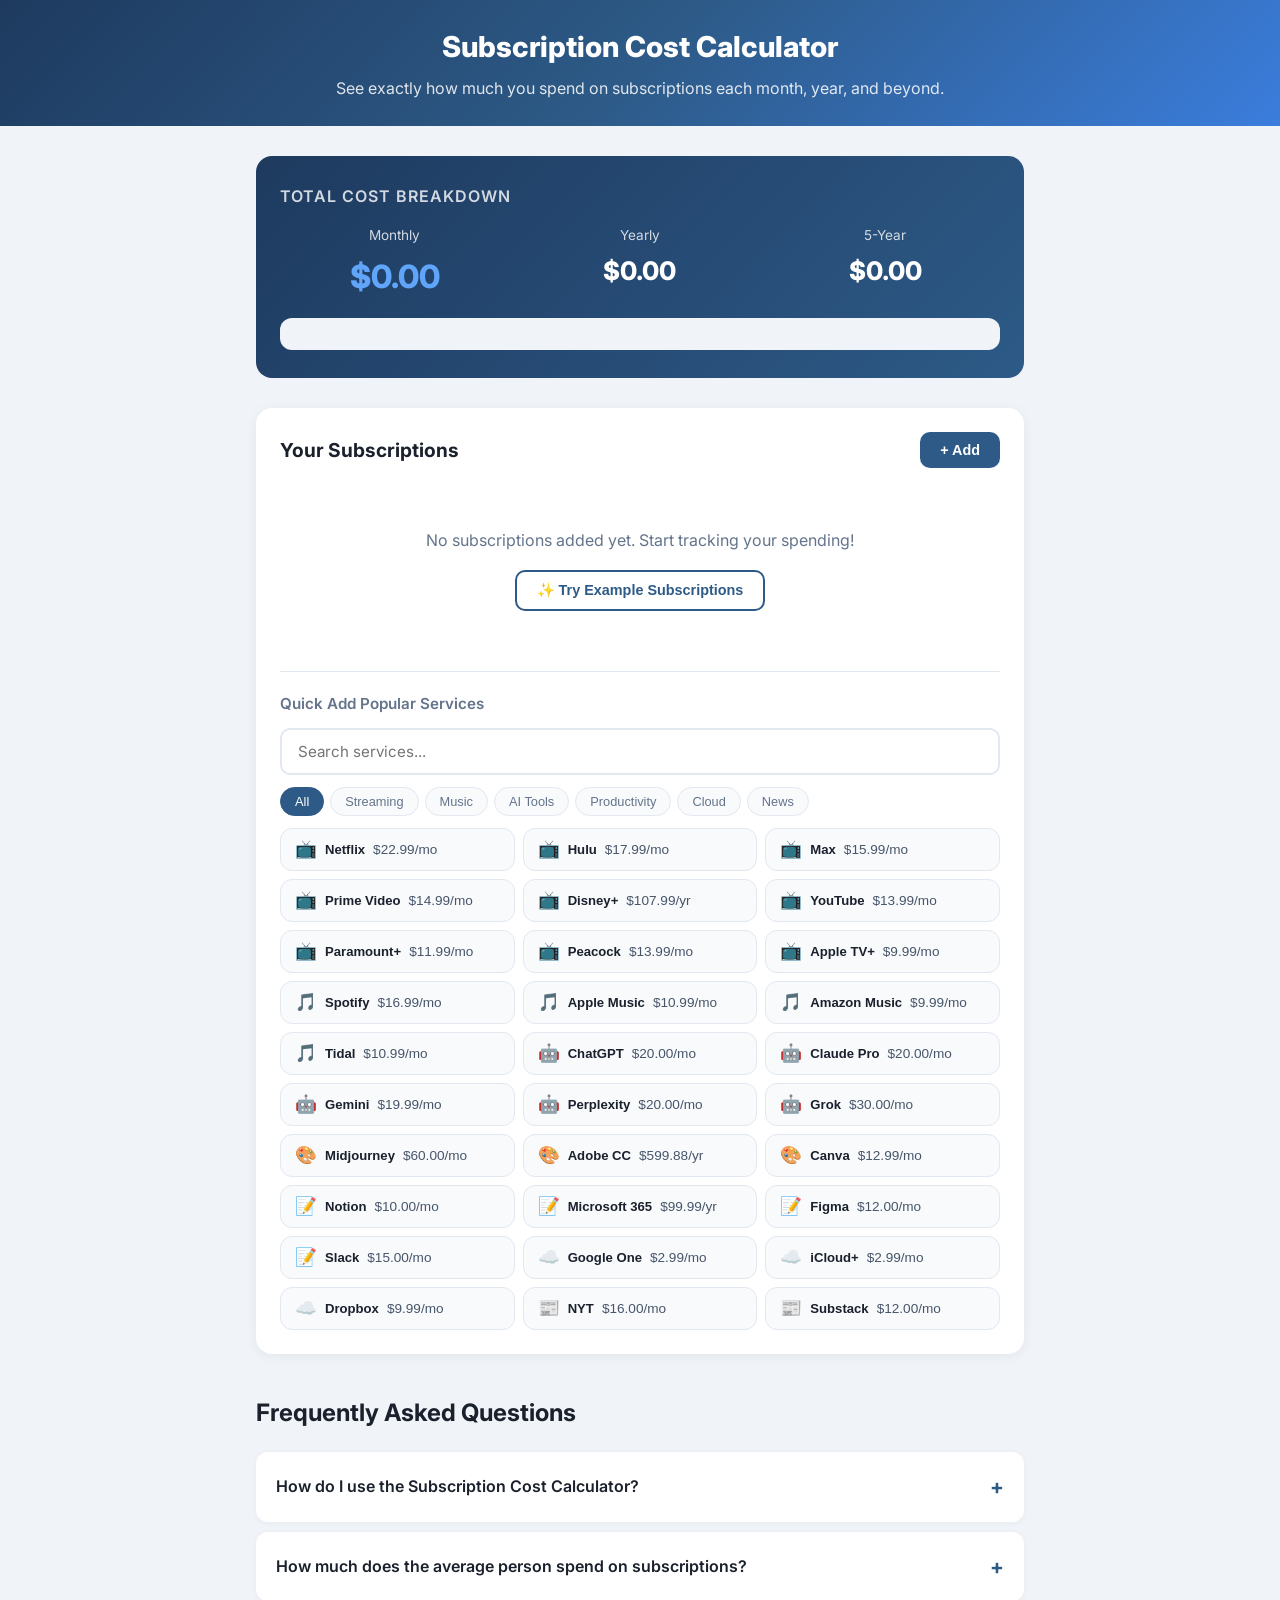
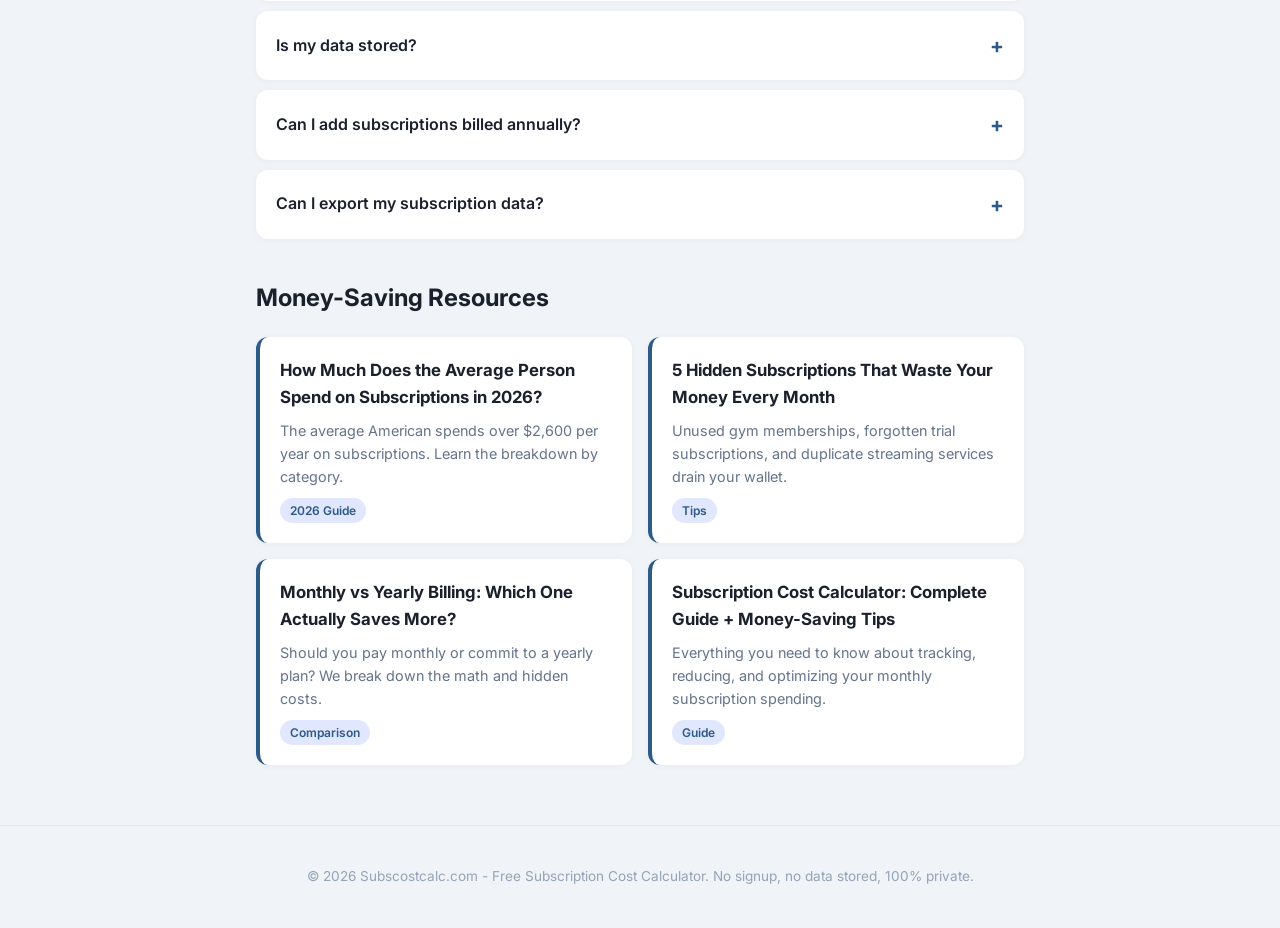
<file: index.html>
<!DOCTYPE html>
<html lang="en">
<head>
    <meta name="description" content="Free Subscription Cost Calculator 2026. Track your Netflix, Spotify, ChatGPT, Claude Pro, Gemini, and all subscription spending. See monthly, yearly & 5-year totals. 100% private, no signup required.">
  <meta charset="UTF-8">
  <meta name="viewport" content="width=device-width, initial-scale=1.0">
  <title>Free Subscription Cost Calculator | Track Monthly, Yearly &amp; 5-Year Spending</title>
  <meta name="description" content="Free subscription cost calculator. Add Netflix, Spotify, ChatGPT and more to instantly see your real monthly, yearly and 5-year totals. No sign-up, private and accurate.">
  <meta name="keywords" content="subscription calculator, subscription cost calculator, track subscription spending, monthly budget tool, cancel subscriptions">
  <link rel="canonical" href="https://subscostcalc.com/">
  <meta name="robots" content="index, follow">
  <meta property="og:title" content="Free Subscription Cost Calculator | Track Monthly, Yearly & 5-Year Spending">
  <meta property="og:description" content="Add your subscriptions and see exactly how much you spend monthly, yearly, and over 5 years. No sign-up required.">
  <meta property="og:type" content="website">
  <meta property="og:url" content="https://subscostcalc.com/">
  <meta property="og:site_name" content="Subscostcalc">
  <meta name="twitter:card" content="summary">
  <meta name="twitter:title" content="Free Subscription Cost Calculator">
  <meta name="twitter:description" content="Track your real monthly, yearly and 5-year subscription spending. Free, private, no signup.">
  <link rel="icon" href="data:image/svg+xml,<svg xmlns=%22http://www.w3.org/2000/svg%22 viewBox=%220 0 100 100%22><text y=%22.9em%22 font-size=%2290%22>\U0001f4b3</text></svg>">
  <link rel="stylesheet" href="css/style.css">
  <link href="https://fonts.googleapis.com/css2?family=Inter:wght@400;500;600;700;800&display=swap" rel="stylesheet">
  <script type="application/ld+json">{"@context":"https://schema.org","@type":"WebApplication","name":"Subscription Cost Calculator","description":"Calculate your total subscription costs across monthly, yearly, and 5-year periods.","url":"https://subscostcalc.com/","applicationCategory":"FinanceApplication","offers":{"@type":"Offer","price":"0","priceCurrency":"USD"}}</script>
  <script type="application/ld+json">{"@context":"https://schema.org","@type":"FAQPage","mainEntity":[{"@type":"Question","name":"How do I use the Subscription Cost Calculator?","acceptedAnswer":{"@type":"Answer","text":"Simply add each subscription with its name and cost. Choose monthly or yearly billing. The calculator automatically shows your monthly, yearly, and 5-year totals."}},{"@type":"Question","name":"How much does the average person spend on subscriptions?","acceptedAnswer":{"@type":"Answer","text":"Studies show the average person spends $219 per month on subscriptions - that's over $2,600 per year and $13,000 over 5 years!"}},{"@type":"Question","name":"Is my data stored?","acceptedAnswer":{"@type":"Answer","text":"No. This calculator runs entirely in your browser using localStorage. Your subscription data never leaves your device."}},{"@type":"Question","name":"Can I add subscriptions billed annually?","acceptedAnswer":{"@type":"Answer","text":"Yes! Select Yearly as your billing cycle and enter your annual cost. The calculator automatically divides by 12."}},{"@type":"Question","name":"Can I export my subscription data?","acceptedAnswer":{"@type":"Answer","text":"Yes, click the Export CSV button to download a spreadsheet with all your subscriptions and totals."}}]}</script>
</head>
<body>
  <header class="site-header">
    <div class="header-inner">
      <h1>Subscription Cost Calculator</h1>
      <p>See exactly how much you spend on subscriptions each month, year, and beyond.</p>
    </div>
  </header>

  <div class="container">
    <div class="summary-card">
      <h2>Total Cost Breakdown</h2>
      <div class="summary-grid">
        <div class="summary-item"><span class="label">Monthly</span><span class="value highlight" id="monthly-total">$0.00</span></div>
        <div class="summary-item"><span class="label">Yearly</span><span class="value" id="yearly-total">$0.00</span></div>
        <div class="summary-item"><span class="label">5-Year</span><span class="value" id="five-year-total">$0.00</span></div>
      </div>
      <div class="insight" id="insight-text"></div>
    </div>
  </div>

  <main class="container">
    <div class="card">
      <div class="card-header">
        <h2>Your Subscriptions</h2>
        <div class="header-btns">
          <button id="add-btn" class="btn btn-primary">+ Add</button>
          <button id="export-btn" class="btn btn-outline" style="display:none">&#x1f4e5; Export CSV</button>
        </div>
      </div>
      <div id="subscriptions-list" class="sub-list"></div>
      <div id="empty-state" class="empty-state">
        <p>No subscriptions added yet. Start tracking your spending!</p>
        <button id="example-btn" class="btn btn-outline">&#x2728; Try Example Subscriptions</button>
      </div>
      <div id="quick-add-section" class="quick-add-section">
        <h3>Quick Add Popular Services</h3>
        <input type="text" id="quick-add-search" placeholder="Search services..." autocomplete="off">
        <div class="quick-add-tabs">
          <button class="tab-btn active" data-tab="all">All</button>
          <button class="tab-btn" data-tab="streaming">Streaming</button>
          <button class="tab-btn" data-tab="music">Music</button>
          <button class="tab-btn" data-tab="ai">AI Tools</button>
          <button class="tab-btn" data-tab="productivity">Productivity</button>
          <button class="tab-btn" data-tab="cloud">Cloud</button>
          <button class="tab-btn" data-tab="news">News</button>
        </div>
        <div class="quick-add-grid" id="quick-add-list">
          <!-- Streaming -->
          <button type="button" class="quick-add-btn" data-category="streaming" data-name="Netflix" data-cost="22.99" data-cycle="monthly" onclick="quickAddService('Netflix', 22.99, 'monthly', 'streaming')"><span class="qa-icon">📺</span><strong>Netflix</strong> $22.99/mo</button>
          <button type="button" class="quick-add-btn" data-category="streaming" data-name="Hulu" data-cost="17.99" data-cycle="monthly" onclick="quickAddService('Hulu', 17.99, 'monthly', 'streaming')"><span class="qa-icon">📺</span><strong>Hulu</strong> $17.99/mo</button>
          <button type="button" class="quick-add-btn" data-category="streaming" data-name="Max (HBO)" data-cost="15.99" data-cycle="monthly" onclick="quickAddService('Max (HBO)', 15.99, 'monthly', 'streaming')"><span class="qa-icon">📺</span><strong>Max</strong> $15.99/mo</button>
          <button type="button" class="quick-add-btn" data-category="streaming" data-name="Amazon Prime Video" data-cost="14.99" data-cycle="monthly" onclick="quickAddService('Amazon Prime Video', 14.99, 'monthly', 'streaming')"><span class="qa-icon">📺</span><strong>Prime Video</strong> $14.99/mo</button>
          <button type="button" class="quick-add-btn" data-category="streaming" data-name="Disney+" data-cost="107.99" data-cycle="yearly" onclick="quickAddService('Disney+', 107.99, 'yearly', 'streaming')"><span class="qa-icon">📺</span><strong>Disney+</strong> $107.99/yr</button>
          <button type="button" class="quick-add-btn" data-category="streaming" data-name="YouTube Premium" data-cost="13.99" data-cycle="monthly" onclick="quickAddService('YouTube Premium', 13.99, 'monthly', 'streaming')"><span class="qa-icon">📺</span><strong>YouTube</strong> $13.99/mo</button>
          <button type="button" class="quick-add-btn" data-category="streaming" data-name="Paramount+" data-cost="11.99" data-cycle="monthly" onclick="quickAddService('Paramount+', 11.99, 'monthly', 'streaming')"><span class="qa-icon">📺</span><strong>Paramount+</strong> $11.99/mo</button>
          <button type="button" class="quick-add-btn" data-category="streaming" data-name="Peacock" data-cost="13.99" data-cycle="monthly" onclick="quickAddService('Peacock', 13.99, 'monthly', 'streaming')"><span class="qa-icon">📺</span><strong>Peacock</strong> $13.99/mo</button>
          <button type="button" class="quick-add-btn" data-category="streaming" data-name="Apple TV+" data-cost="9.99" data-cycle="monthly" onclick="quickAddService('Apple TV+', 9.99, 'monthly', 'streaming')"><span class="qa-icon">📺</span><strong>Apple TV+</strong> $9.99/mo</button>
          <!-- Music -->
          <button type="button" class="quick-add-btn" data-category="music" data-name="Spotify" data-cost="16.99" data-cycle="monthly" onclick="quickAddService('Spotify', 16.99, 'monthly', 'music')"><span class="qa-icon">🎵</span><strong>Spotify</strong> $16.99/mo</button>
          <button type="button" class="quick-add-btn" data-category="music" data-name="Apple Music" data-cost="10.99" data-cycle="monthly" onclick="quickAddService('Apple Music', 10.99, 'monthly', 'music')"><span class="qa-icon">🎵</span><strong>Apple Music</strong> $10.99/mo</button>
          <button type="button" class="quick-add-btn" data-category="music" data-name="Amazon Music" data-cost="9.99" data-cycle="monthly" onclick="quickAddService('Amazon Music', 9.99, 'monthly', 'music')"><span class="qa-icon">🎵</span><strong>Amazon Music</strong> $9.99/mo</button>
          <button type="button" class="quick-add-btn" data-category="music" data-name="Tidal" data-cost="10.99" data-cycle="monthly" onclick="quickAddService('Tidal', 10.99, 'monthly', 'music')"><span class="qa-icon">🎵</span><strong>Tidal</strong> $10.99/mo</button>
          <!-- AI Tools -->
          <button type="button" class="quick-add-btn" data-category="ai" data-name="ChatGPT Plus" data-cost="20.00" data-cycle="monthly" onclick="quickAddService('ChatGPT Plus', 20.00, 'monthly', 'ai')"><span class="qa-icon">🤖</span><strong>ChatGPT</strong> $20.00/mo</button>
          <button type="button" class="quick-add-btn" data-category="ai" data-name="Claude Pro" data-cost="20.00" data-cycle="monthly" onclick="quickAddService('Claude Pro', 20.00, 'monthly', 'ai')"><span class="qa-icon">🤖</span><strong>Claude Pro</strong> $20.00/mo</button>
          <button type="button" class="quick-add-btn" data-category="ai" data-name="Gemini Advanced" data-cost="19.99" data-cycle="monthly" onclick="quickAddService('Gemini Advanced', 19.99, 'monthly', 'ai')"><span class="qa-icon">🤖</span><strong>Gemini</strong> $19.99/mo</button>
          <button type="button" class="quick-add-btn" data-category="ai" data-name="Perplexity Pro" data-cost="20.00" data-cycle="monthly" onclick="quickAddService('Perplexity Pro', 20.00, 'monthly', 'ai')"><span class="qa-icon">🤖</span><strong>Perplexity</strong> $20.00/mo</button>
          <button type="button" class="quick-add-btn" data-category="ai" data-name="Grok SuperGrok" data-cost="30.00" data-cycle="monthly" onclick="quickAddService('Grok SuperGrok', 30.00, 'monthly', 'ai')"><span class="qa-icon">🤖</span><strong>Grok</strong> $30.00/mo</button>
          <button type="button" class="quick-add-btn" data-category="ai" data-name="Midjourney" data-cost="60.00" data-cycle="monthly" onclick="quickAddService('Midjourney', 60.00, 'monthly', 'ai')"><span class="qa-icon">🎨</span><strong>Midjourney</strong> $60.00/mo</button>
          <button type="button" class="quick-add-btn" data-category="ai" data-name="Adobe CC" data-cost="599.88" data-cycle="yearly" onclick="quickAddService('Adobe CC', 599.88, 'yearly', 'ai')"><span class="qa-icon">🎨</span><strong>Adobe CC</strong> $599.88/yr</button>
          <button type="button" class="quick-add-btn" data-category="ai" data-name="Canva Pro" data-cost="12.99" data-cycle="monthly" onclick="quickAddService('Canva Pro', 12.99, 'monthly', 'ai')"><span class="qa-icon">🎨</span><strong>Canva</strong> $12.99/mo</button>
          <!-- Productivity -->
          <button type="button" class="quick-add-btn" data-category="productivity" data-name="Notion Plus" data-cost="10.00" data-cycle="monthly" onclick="quickAddService('Notion Plus', 10.00, 'monthly', 'productivity')"><span class="qa-icon">📝</span><strong>Notion</strong> $10.00/mo</button>
          <button type="button" class="quick-add-btn" data-category="productivity" data-name="Microsoft 365" data-cost="99.99" data-cycle="yearly" onclick="quickAddService('Microsoft 365', 99.99, 'yearly', 'productivity')"><span class="qa-icon">📝</span><strong>Microsoft 365</strong> $99.99/yr</button>
          <button type="button" class="quick-add-btn" data-category="productivity" data-name="Figma" data-cost="12.00" data-cycle="monthly" onclick="quickAddService('Figma', 12.00, 'monthly', 'productivity')"><span class="qa-icon">📝</span><strong>Figma</strong> $12.00/mo</button>
          <button type="button" class="quick-add-btn" data-category="productivity" data-name="Slack Pro" data-cost="15.00" data-cycle="monthly" onclick="quickAddService('Slack Pro', 15.00, 'monthly', 'productivity')"><span class="qa-icon">📝</span><strong>Slack</strong> $15.00/mo</button>
          <!-- Cloud -->
          <button type="button" class="quick-add-btn" data-category="cloud" data-name="Google One" data-cost="2.99" data-cycle="monthly" onclick="quickAddService('Google One', 2.99, 'monthly', 'cloud')"><span class="qa-icon">☁️</span><strong>Google One</strong> $2.99/mo</button>
          <button type="button" class="quick-add-btn" data-category="cloud" data-name="iCloud+" data-cost="2.99" data-cycle="monthly" onclick="quickAddService('iCloud+', 2.99, 'monthly', 'cloud')"><span class="qa-icon">☁️</span><strong>iCloud+</strong> $2.99/mo</button>
          <button type="button" class="quick-add-btn" data-category="cloud" data-name="Dropbox Plus" data-cost="9.99" data-cycle="monthly" onclick="quickAddService('Dropbox Plus', 9.99, 'monthly', 'cloud')"><span class="qa-icon">☁️</span><strong>Dropbox</strong> $9.99/mo</button>
          <!-- News -->
          <button type="button" class="quick-add-btn" data-category="news" data-name="NYT" data-cost="16.00" data-cycle="monthly" onclick="quickAddService('NYT', 16.00, 'monthly', 'news')"><span class="qa-icon">📰</span><strong>NYT</strong> $16.00/mo</button>
          <button type="button" class="quick-add-btn" data-category="news" data-name="Substack" data-cost="12.00" data-cycle="monthly" onclick="quickAddService('Substack', 12.00, 'monthly', 'news')"><span class="qa-icon">📰</span><strong>Substack</strong> $12.00/mo</button>
        </div>
              </div>
      </div>
      <div id="compare-el" class="compare-bar" style="display:none"></div>
      <div id="chart-container" style="display:none"></div>
      <div id="savings-el" class="savings-card" style="display:none"></div>
    </div>

    <section class="faq-section">
      <h2>Frequently Asked Questions</h2>
      <div class="faq-item"><div class="faq-question">How do I use the Subscription Cost Calculator?</div><div class="faq-answer"><p>Simply add each subscription with its name and cost. Choose monthly or yearly billing. The calculator automatically shows your monthly, yearly, and 5-year totals.</p></div></div>
      <div class="faq-item"><div class="faq-question">How much does the average person spend on subscriptions?</div><div class="faq-answer"><p>Studies show the average person spends <strong>$219 per month</strong> on subscriptions - that is over <strong>$2,600 per year</strong> and <strong>$13,000 over 5 years</strong>!</p></div></div>
      <div class="faq-item"><div class="faq-question">Is my data stored?</div><div class="faq-answer"><p>No. This calculator runs entirely in your browser using localStorage. Your subscription data never leaves your device and is never uploaded to any server.</p></div></div>
      <div class="faq-item"><div class="faq-question">Can I add subscriptions billed annually?</div><div class="faq-answer"><p>Yes! Select "Yearly" as your billing cycle and enter your annual cost. The calculator automatically divides by 12 to show your monthly equivalent.</p></div></div>
      <div class="faq-item"><div class="faq-question">Can I export my subscription data?</div><div class="faq-answer"><p>Yes, click the "Export CSV" button to download a spreadsheet with all your subscriptions, billing details, and cost totals.</p></div></div>
    </section>

    <section class="blog-section">
      <h2>Money-Saving Resources</h2>
      <div class="blog-grid">
        <div class="blog-card"><h3>How Much Does the Average Person Spend on Subscriptions in 2026?</h3><p>The average American spends over $2,600 per year on subscriptions. Learn the breakdown by category.</p><span class="tag">2026 Guide</span></div>
        <div class="blog-card"><h3>5 Hidden Subscriptions That Waste Your Money Every Month</h3><p>Unused gym memberships, forgotten trial subscriptions, and duplicate streaming services drain your wallet.</p><span class="tag">Tips</span></div>
        <div class="blog-card"><h3>Monthly vs Yearly Billing: Which One Actually Saves More?</h3><p>Should you pay monthly or commit to a yearly plan? We break down the math and hidden costs.</p><span class="tag">Comparison</span></div>
        <div class="blog-card"><h3>Subscription Cost Calculator: Complete Guide + Money-Saving Tips</h3><p>Everything you need to know about tracking, reducing, and optimizing your monthly subscription spending.</p><span class="tag">Guide</span></div>
      </div>
    </section>
  </main>

  <footer class="footer">
    <div class="container"><p>&#169; 2026 Subscostcalc.com - Free Subscription Cost Calculator. No signup, no data stored, 100% private.</p></div>
  </footer>

  <div id="modal-overlay" class="modal-overlay">
    <div class="modal">
      <h2 id="modal-title">Add Subscription</h2>
      <form id="modal-form">
        <div class="form-group"><label for="modal-name">Subscription Name *</label><input type="text" id="modal-name" placeholder="e.g. Netflix, Spotify, Gym"></div>
        <div class="form-group"><label for="modal-cost">Cost *</label><input type="number" id="modal-cost" step="0.01" min="0.01" placeholder="0.00"></div>
        <div class="form-group"><label for="modal-cycle">Billing Cycle *</label><select id="modal-cycle"><option value="monthly">Monthly</option><option value="yearly">Yearly</option></select></div>
        <div class="modal-btns"><button type="button" id="modal-cancel" class="btn btn-outline">Cancel</button><button type="button" id="modal-submit" class="btn btn-primary">Save</button></div>
      </form>
    </div>
  </div>

  <div id="toast" class="toast"></div>
  
<script src="js/app.js?v=4f22db8f"></script>
</body>
</html>
</file>
<file: css/style.css>
/* === Reset & Base === */
*{margin:0;padding:0;box-sizing:border-box}
body{font-family:'Inter',-apple-system,BlinkMacSystemFont,'Segoe UI',sans-serif;background:#f0f4f8;color:#1a202c;line-height:1.6}

/* === Header === */
.site-header{background:linear-gradient(135deg,#1e3a5f,#2d5a87,#3b7ddd);padding:24px 20px;text-align:center}
.header-inner{max-width:800px;margin:0 auto}
.site-header h1{color:#fff;font-size:1.8rem;font-weight:800;margin-bottom:6px}
.site-header p{color:rgba(255,255,255,.85);font-size:1rem}

/* === Container === */
.container{max-width:800px;margin:0 auto;padding:0 16px}

/* === Summary Card === */
.summary-card{background:linear-gradient(135deg,#1e3a5f,#2d5a87);border-radius:16px;padding:28px 24px;margin:30px auto;max-width:800px;color:#fff}
.summary-card h2{font-size:1rem;font-weight:600;opacity:.8;margin-bottom:16px;text-transform:uppercase;letter-spacing:1px}
.summary-grid{display:grid;grid-template-columns:1fr 1fr 1fr;gap:16px}
.summary-item{text-align:center}
.summary-item .label{display:block;font-size:.85rem;opacity:.8;margin-bottom:4px}
.summary-item .value{display:block;font-size:1.6rem;font-weight:800;color:#fff}
.summary-item .value.highlight{font-size:2rem;color:#60a5fa}

/* === Card === */
.card{background:#fff;border-radius:16px;padding:24px;margin:24px auto;max-width:800px;box-shadow:0 2px 12px rgba(0,0,0,.06)}

/* === Card Header === */
.card-header{display:flex;justify-content:space-between;align-items:center;margin-bottom:20px;flex-wrap:wrap;gap:10px}
.card-header h2{font-size:1.2rem;font-weight:700;color:#1a202c}
.header-btns{display:flex;gap:8px;flex-wrap:wrap}

/* === Buttons === */
.btn{padding:10px 20px;border:none;border-radius:10px;font-size:.9rem;font-weight:600;cursor:pointer;transition:all .2s}
.btn-primary{background:#2d5a87;color:#fff}
.btn-primary:hover{background:#1e3a5f;transform:translateY(-1px)}
.btn-outline{background:transparent;color:#2d5a87;border:2px solid #2d5a87}
.btn-outline:hover{background:#2d5a87;color:#fff}
.btn-sm{padding:6px 12px;font-size:.8rem;border-radius:8px}

/* === Empty State === */
.empty-state{text-align:center;padding:40px 20px}
.empty-state p{color:#64748b;margin-bottom:16px}
.empty-state .examples{display:flex;flex-direction:column;gap:8px;align-items:center;margin-top:16px}
.empty-state .examples small{color:#94a3b8;font-size:.85rem}

/* === Sub Cards === */
.sub-list{display:flex;flex-direction:column;gap:10px}
.sub-card{display:flex;justify-content:space-between;align-items:center;padding:16px;background:#f8fafc;border-radius:12px;border:1px solid #e2e8f0;transition:all .2s}
.sub-card:hover{border-color:#2d5a87;box-shadow:0 2px 8px rgba(45,90,135,.1)}
.sub-info{flex:1;min-width:0}
.sub-name{display:block;font-weight:600;color:#1a202c;font-size:1rem}
.sub-price{display:block;color:#2d5a87;font-weight:700;font-size:.95rem}
.sub-detail{display:block;color:#94a3b8;font-size:.8rem;margin-top:2px}
.sub-actions{display:flex;gap:6px;flex-shrink:0;margin-left:12px}
.btn-edit{background:#e0e7ff;color:#2d5a87;border:none;padding:8px 10px;border-radius:8px;cursor:pointer;font-size:1rem;transition:all .15s}
.btn-edit:hover{background:#2d5a87;color:#fff}
.btn-delete{background:#fee2e2;color:#dc2626;border:none;padding:8px 10px;border-radius:8px;cursor:pointer;font-size:1rem;transition:all .15s}
.btn-delete:hover{background:#dc2626;color:#fff}

/* === Insight === */
.insight{background:#f0f4f8;padding:16px;border-radius:12px;text-align:center;font-size:.95rem;color:#475569;margin-top:16px}

/* === Quick Add === */
.quick-add-section{margin-top:20px;padding-top:20px;border-top:1px solid #e2e8f0}
.quick-add-section h3{font-size:.95rem;font-weight:600;color:#64748b;margin-bottom:12px}
.quick-add-grid{display:flex;flex-wrap:wrap;gap:8px}
.quick-add-btn{padding:10px 16px;background:#f0f4f8;border:1px solid #e2e8f0;border-radius:20px;cursor:pointer;font-size:.9rem;color:#475569;transition:all .2s ease;user-select:none;-webkit-user-select:none;-webkit-tap-highlight-color:transparent}
.quick-add-btn:hover{background:#2d5a87;color:#fff;border-color:#2d5a87;transform:translateY(-2px);box-shadow:0 4px 12px rgba(45,90,135,.2)}
.quick-add-btn:active{transform:translateY(0);box-shadow:0 2px 6px rgba(45,90,135,.15)}
.quick-add-btn strong{display:inline;color:#1a202c;font-size:.9rem;vertical-align:middle}
.quick-add-btn:hover strong{color:#fff}

/* === Modal === */
.modal-overlay{display:none;position:fixed;top:0;left:0;right:0;bottom:0;background:rgba(0,0,0,.5);z-index:1000;justify-content:center;align-items:center;padding:20px}
.modal{background:#fff;border-radius:16px;padding:28px;width:100%;max-width:440px;box-shadow:0 20px 60px rgba(0,0,0,.2)}
.modal h2{font-size:1.2rem;font-weight:700;margin-bottom:20px;color:#1a202c}
.form-group{margin-bottom:16px}
.form-group label{display:block;font-size:.9rem;font-weight:600;color:#475569;margin-bottom:6px}
.form-group input,.form-group select{width:100%;padding:12px 14px;border:2px solid #e2e8f0;border-radius:10px;font-size:1rem;font-family:inherit;transition:border-color .2s}
.form-group input:focus,.form-group select:focus{outline:none;border-color:#2d5a87}
.modal-btns{display:flex;gap:10px;margin-top:20px}
.modal-btns .btn{flex:1;text-align:center}

/* === Toast === */
.toast{position:fixed;bottom:30px;left:50%;transform:translateX(-50%) translateY(100px);padding:14px 28px;border-radius:12px;color:#fff;font-weight:600;font-size:.95rem;z-index:2000;transition:transform .3s ease,opacity .3s ease;opacity:0;pointer-events:none}
.toast.show{transform:translateX(-50%) translateY(0);opacity:1}
.toast.success{background:#059669}
.toast.error{background:#dc2626}

/* === FAQ === */
.faq-section{margin:40px auto;max-width:800px}
.faq-section h2{font-size:1.5rem;margin-bottom:20px;color:#1a202c}
.faq-item{background:#fff;border-radius:12px;margin-bottom:10px;box-shadow:0 1px 6px rgba(0,0,0,.04);overflow:hidden}
.faq-question{padding:18px 20px;font-weight:600;cursor:pointer;display:flex;justify-content:space-between;align-items:center;transition:background .2s;font-size:1rem}
.faq-question:hover{background:#f8fafc}
.faq-question::after{content:'+';font-size:1.3rem;color:#2d5a87;font-weight:700;transition:transform .3s}
.faq-open .faq-question::after{transform:rotate(45deg)}
.faq-answer{max-height:0;overflow:hidden;transition:max-height .3s ease,padding .3s ease;padding:0 20px;color:#475569;font-size:.95rem}
.faq-open .faq-answer{max-height:300px;padding:0 20px 18px}

/* === Popular === */
.popular-section{margin:40px auto;max-width:800px}
.popular-section h2{font-size:1.5rem;margin-bottom:20px;color:#1a202c}
.popular-grid{display:grid;grid-template-columns:repeat(auto-fill,minmax(280px,1fr));gap:10px}
.popular-item{background:#fff;padding:14px 18px;border-radius:12px;display:flex;justify-content:space-between;align-items:center;box-shadow:0 1px 6px rgba(0,0,0,.04);transition:all .15s}
.popular-item:hover{box-shadow:0 2px 10px rgba(45,90,135,.12)}
.popular-name{font-weight:600;color:#1a202c}
.popular-price{color:#2d5a87;font-weight:700}

/* === Footer === */
.footer{text-align:center;padding:40px 20px;color:#94a3b8;font-size:.85rem;margin-top:60px;border-top:1px solid #e2e8f0}

/* === Blog === */
.blog-section{margin:40px auto;max-width:800px}
.blog-section h2{font-size:1.5rem;margin-bottom:20px;color:#1a202c}
.blog-grid{display:grid;grid-template-columns:repeat(auto-fill,minmax(340px,1fr));gap:16px}
.blog-card{background:#fff;border-radius:12px;padding:20px;box-shadow:0 1px 6px rgba(0,0,0,.04);border-left:4px solid #2d5a87;transition:all .2s}
.blog-card:hover{box-shadow:0 4px 16px rgba(45,90,135,.12);transform:translateY(-2px)}
.blog-card h3{font-size:1.05rem;margin-bottom:8px;color:#1a202c}
.blog-card p{font-size:.9rem;color:#64748b}
.blog-card .tag{display:inline-block;background:#e0e7ff;color:#2d5a87;padding:3px 10px;border-radius:20px;font-size:.75rem;font-weight:600;margin-top:10px}

/* === Responsive === */

/* === Quick Add Enhanced === */
#quick-add-search{width:100%;padding:12px 16px;border:2px solid #e2e8f0;border-radius:10px;font-size:.95rem;font-family:inherit;transition:border-color .2s;margin-bottom:12px}
#quick-add-search:focus{outline:none;border-color:#2d5a87}
.quick-add-tabs{display:flex;flex-wrap:wrap;gap:6px;margin-bottom:12px}
.tab-btn{padding:6px 14px;background:#f8fafc;border:1px solid #e2e8f0;border-radius:20px;cursor:pointer;font-size:.8rem;color:#64748b;transition:all .2s;font-weight:500}
.tab-btn:hover{background:#e0e7ff;color:#2d5a87}
.tab-btn.active{background:#2d5a87;color:#fff;border-color:#2d5a87}
.quick-add-grid{display:grid;grid-template-columns:repeat(auto-fill,minmax(180px,1fr));gap:8px}
.quick-add-btn{padding:10px 14px;background:#f8fafc;border:1px solid #e2e8f0;border-radius:12px;cursor:pointer;font-size:.85rem;color:#475569;transition:all .2s ease;display:flex;align-items:center;gap:8px;user-select:none;-webkit-user-select:none;-webkit-tap-highlight-color:transparent}
.quick-add-btn:hover{background:#e0e7ff;color:#1e3a5f;border-color:#2d5a87;transform:translateY(-1px);box-shadow:0 4px 10px rgba(45,90,135,.12)}
.quick-add-btn:active{transform:translateY(0);box-shadow:none}
.qa-icon{font-size:1.1rem}
.quick-add-btn strong{display:inline;font-size:.82rem;font-weight:600}
[data-category]{display:inline-flex}

/* === Category Chart === */
.chart-container{margin-top:20px;background:#fff;border-radius:12px;padding:20px;box-shadow:0 1px 6px rgba(0,0,0,.04)}
.chart-container h4{font-size:.95rem;font-weight:600;color:#64748b;margin-bottom:12px}
.chart-bar-row{display:flex;align-items:center;gap:10px;margin-bottom:8px}
.chart-bar-label{min-width:100px;font-size:.82rem;color:#475569;font-weight:500}
.chart-bar{flex:1;height:24px;background:#f0f4f8;border-radius:6px;overflow:hidden;position:relative}
.chart-bar-fill{height:100%;background:linear-gradient(90deg,#2d5a87,#4a90d9);border-radius:6px;transition:width .5s ease}
.chart-bar-fill.streaming{background:linear-gradient(90deg,#e50914,#ff4d4d)}
.chart-bar-fill.music{background:linear-gradient(90deg,#1db954,#6dd4a0)}
.chart-bar-fill.ai{background:linear-gradient(90deg,#8b5cf6,#c084fc)}
.chart-bar-fill.productivity{background:linear-gradient(90deg,#f59e0b,#fbbf24)}
.chart-bar-fill.cloud{background:linear-gradient(90deg,#06b6d4,#67e8f9)}
.chart-bar-fill.news{background:linear-gradient(90deg,#8b4513,#cd853f)}
.chart-bar-value{min-width:80px;text-align:right;font-size:.82rem;color:#1a202c;font-weight:600}

/* === Compare Bar === */
.compare-bar{margin-top:16px;padding:12px 16px;background:#f0fdf4;border-radius:10px;border-left:4px solid #059669}
.compare-bar .amount{font-size:1.2rem;font-weight:700;color:#059669}

/* === Savings Card === */
.savings-card{margin-top:16px;padding:16px;background:linear-gradient(135deg,#f0f9ff,#e0f2fe);border-radius:12px;border:1px solid #7dd3fc}
.savings-card .savings-title{font-size:.9rem;font-weight:600;color:#0369a1;margin-bottom:6px}
.savings-card .savings-text{font-size:.85rem;color:#0c4a6e;line-height:1.5}

/* === Responsive */
@media(max-width:600px){
  .site-header h1{font-size:1.4rem}
  .summary-grid{grid-template-columns:1fr;gap:12px}
  .summary-item .value{font-size:1.4rem}
  .summary-item .value.highlight{font-size:1.6rem}
  .card{padding:16px;margin:16px}
  .sub-card{flex-direction:column;align-items:flex-start;gap:10px}
  .sub-actions{align-self:flex-end;margin-left:0}
  .popular-grid,.blog-grid{grid-template-columns:1fr}
  .modal{padding:20px}
  .header-btns{width:100%}
  .header-btns .btn{flex:1}
  .quick-add-grid{grid-template-columns:repeat(auto-fill,minmax(150px,1fr))}
  .chart-bar-label{min-width:70px;font-size:.75rem}
  .chart-bar-value{min-width:60px;font-size:.75rem}
}

@media(max-width:600px){
  .site-header h1{font-size:1.4rem}
  .summary-grid{grid-template-columns:1fr;gap:12px}
  .summary-item .value{font-size:1.4rem}
  .summary-item .value.highlight{font-size:1.6rem}
  .card{padding:16px;margin:16px}
  .sub-card{flex-direction:column;align-items:flex-start;gap:10px}
  .sub-actions{align-self:flex-end;margin-left:0}
  .popular-grid,.blog-grid{grid-template-columns:1fr}
  .modal{padding:20px}
  .header-btns{width:100%}
  .header-btns .btn{flex:1}
  .quick-add-grid{gap:6px}
  .quick-add-btn{padding:8px 12px;font-size:.85rem}
  .sub-name{font-size:1rem !important}
  .sub-price{font-size:1rem !important}
}
</file>
